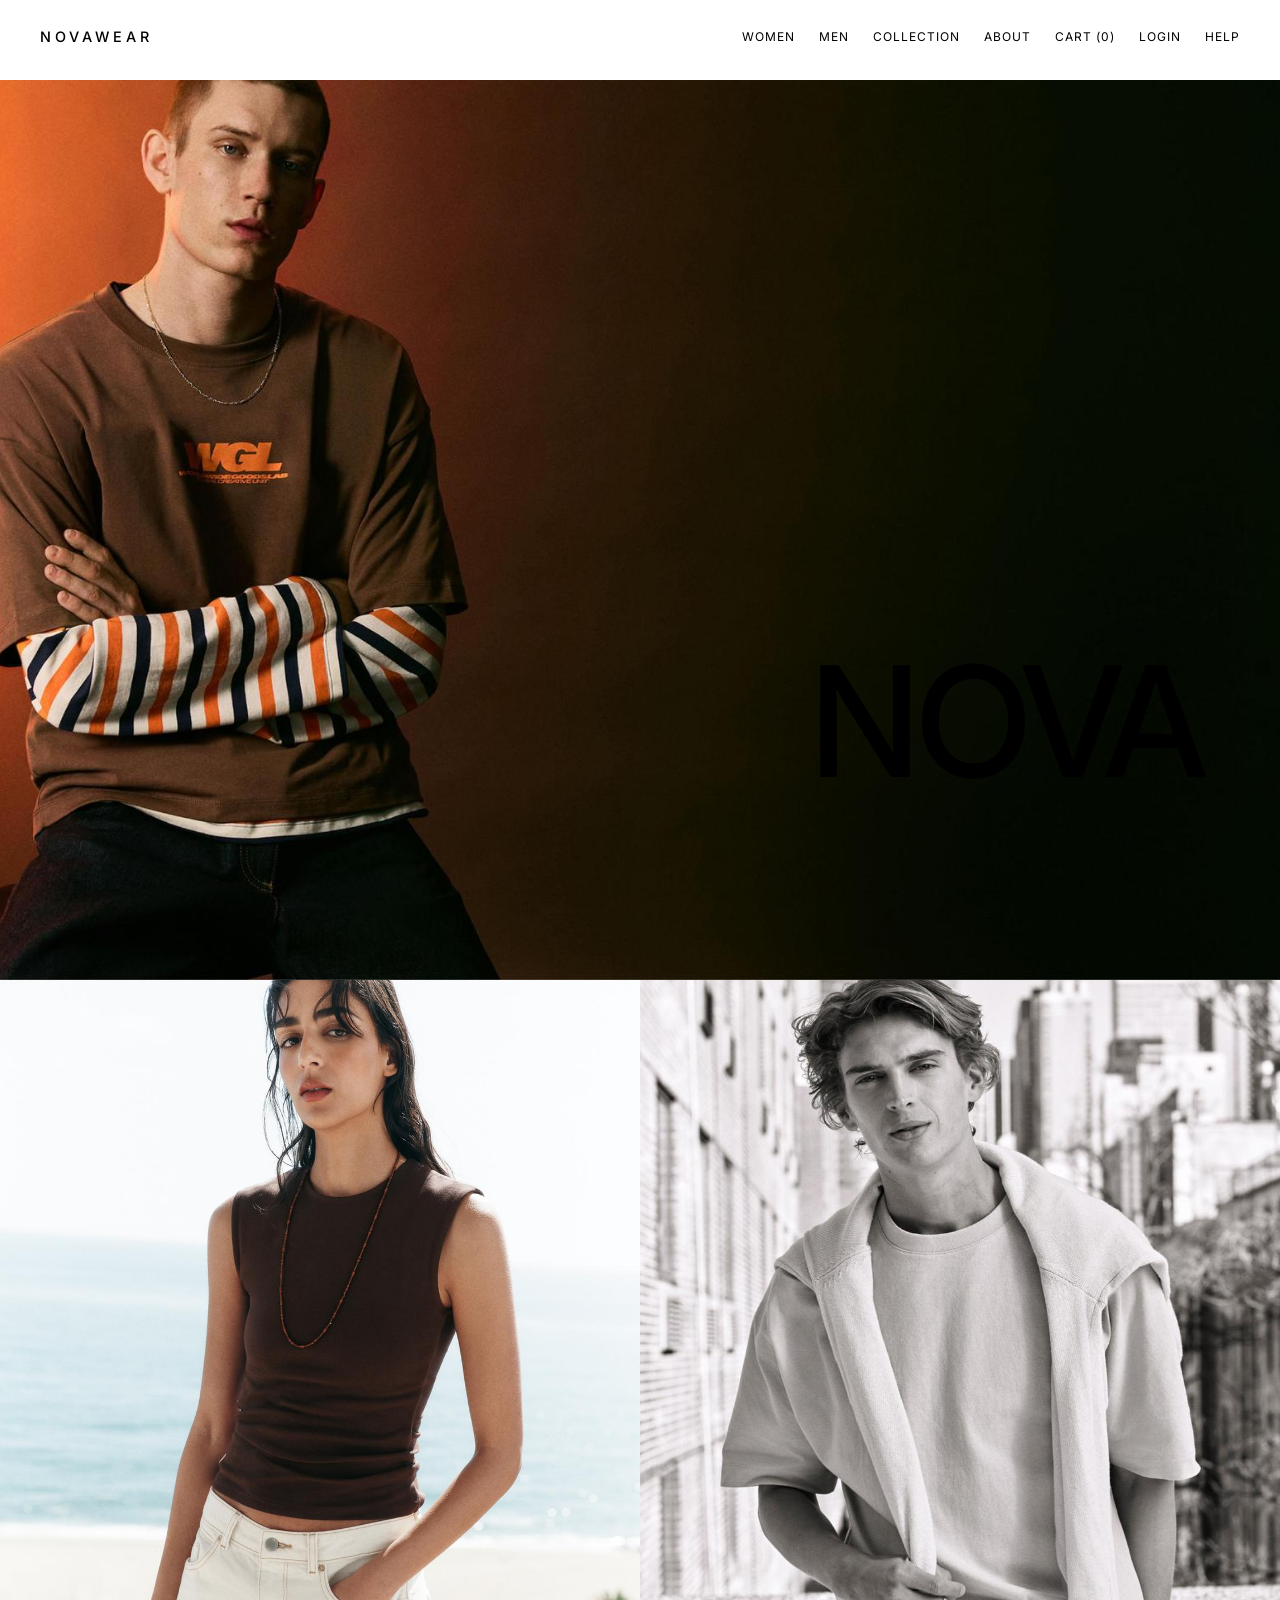
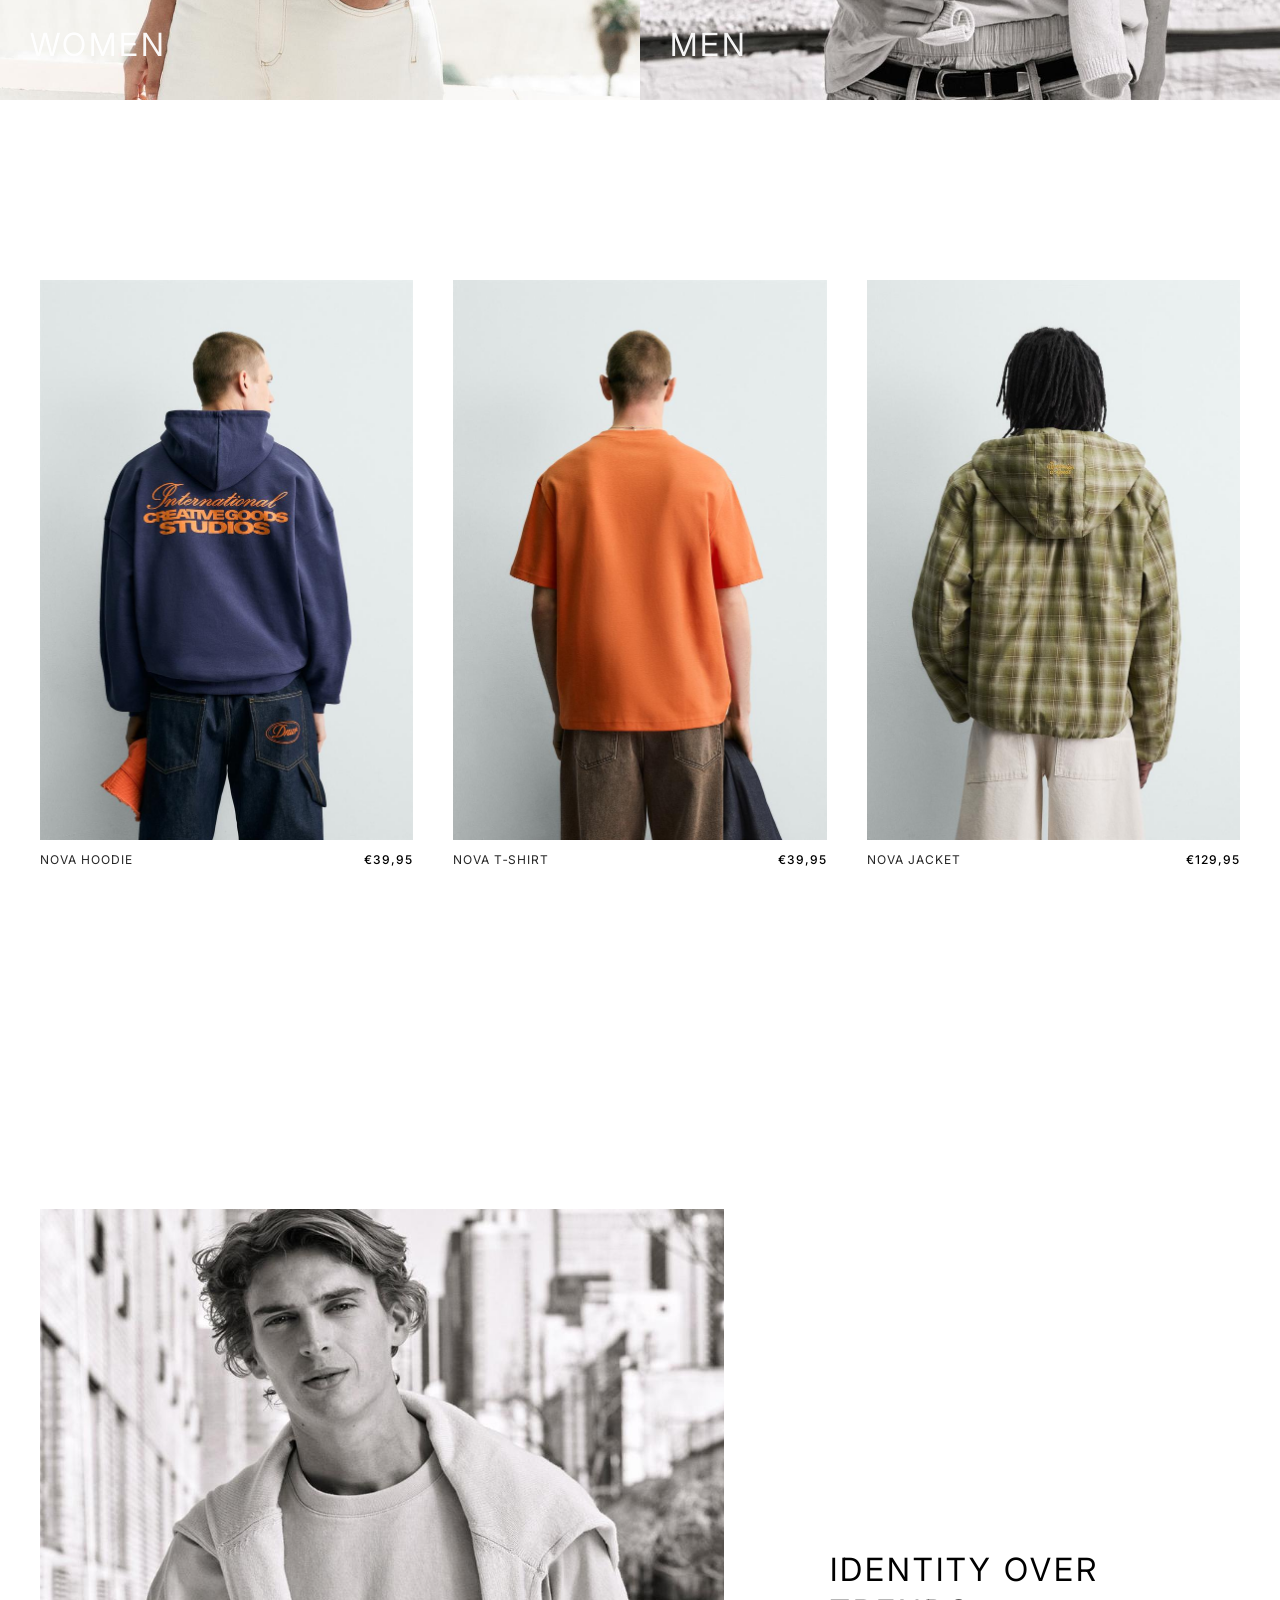
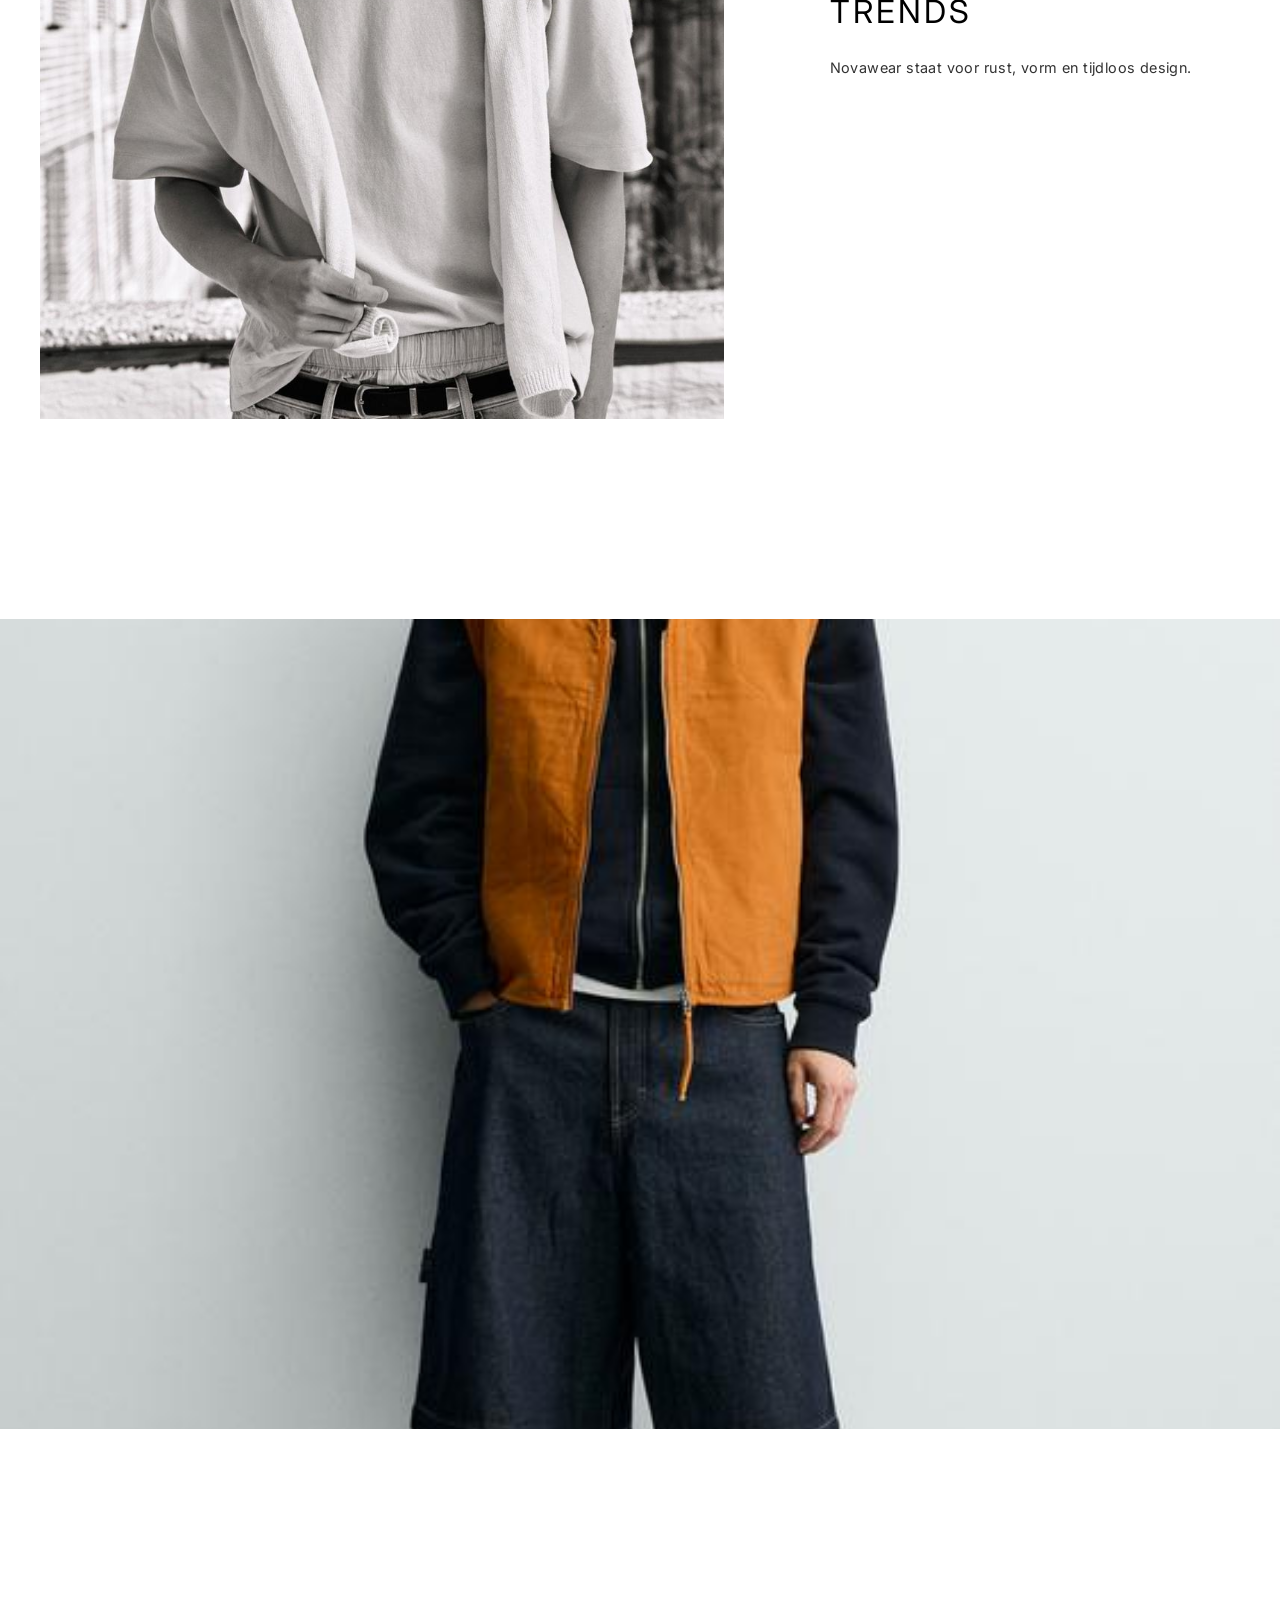
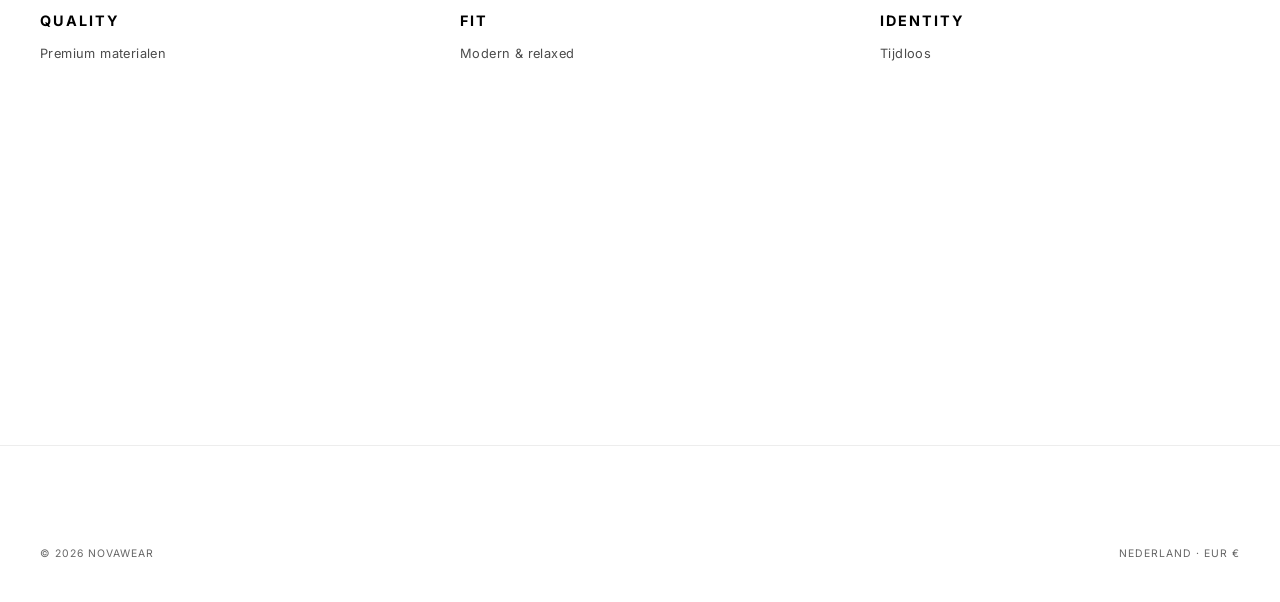
<file: index.html>
<!DOCTYPE html>
<html lang="nl">
<head>
  <meta charset="UTF-8" />
  <meta name="viewport" content="width=device-width, initial-scale=1.0" />
  <title>Novawear</title>

  <!-- GOOGLE FONT -->
  <link href="https://fonts.googleapis.com/css2?family=Inter:wght@300;400;500;600&display=swap" rel="stylesheet" />

  <!-- CSS -->
  <link rel="stylesheet" href="style.css" />
</head>
<body>

<!-- ================= HEADER ================= -->
<header class="header">
  <div class="logo">
    <a href="index.html">NOVAWEAR</a>
  </div>

  <nav class="nav">
    <a href="women.html">WOMEN</a>
    <a href="men.html">MEN</a>
    <a href="collection.html">COLLECTION</a>
    <a href="about.html">ABOUT</a>
    <a href="cart.html">CART (<span id="cartCount">0</span>)</a>

    <a href="login.html" id="loginLink">LOGIN</a>
    <a href="account.html" id="accountLink" style="display:none;">ACCOUNT</a>
    <a href="#" id="logoutBtn" style="display:none;">LOGOUT</a>

    <a href="help.html">HELP</a>
  </nav>
</header>

<!-- ================= HERO ================= -->
<section class="hero-zara">
  <img id="heroImage" src="images/hero foto voor website banner zara.jpg" alt="Novawear hero">
  <div class="hero-brand">
    <span>NOVA</span>
  </div>
</section>

<!-- ================= CATEGORIES ================= -->
<section class="home-categories fade-in">
  <a href="women.html" class="category-card">
    <img src="images/dames foto 1.jpg" alt="Women">
    <span>WOMEN</span>
  </a>

  <a href="men.html" class="category-card">
    <img src="images/zara banner voor novawear 1.jpg" alt="Men">
    <span>MEN</span>
  </a>
</section>

<!-- ================= COLLECTION ================= -->
<section class="collection fade-in">
  <div class="product">
    <img src="images/SWEATSHIRT MET TEKSTEN EN CONTRASTERENDE CAPUCHON  2.jpg" alt="">
    <div class="info"><span>NOVA HOODIE</span><span>€39,95</span></div>
  </div>

  <div class="product">
    <img src="images/T shirt in relaxed fit interlock 2.jpg" alt="">
    <div class="info"><span>NOVA T‑SHIRT</span><span>€39,95</span></div>
  </div>

  <div class="product">
    <img src="images/CAZADORA RUITEN CAPUCHON 2.jpg" alt="">
    <div class="info"><span>NOVA JACKET</span><span>€129,95</span></div>
  </div>
</section>

<!-- ================= EDITORIAL ================= -->
<section class="editorial fade-in">
  <img src="images/zara banner voor novawear 1.jpg" alt="">
  <div class="editorial-text">
    <h2>IDENTITY OVER TRENDS</h2>
    <p>Novawear staat voor rust, vorm en tijdloos design.</p>
  </div>
</section>

<!-- ================= FULL IMAGE ================= -->
<section class="full-image fade-in">
  <img src="images/banner nieuw footer.jpg" alt="">
</section>

<!-- ================= BRAND VALUES ================= -->
<section class="brand-values fade-in">
  <div><h4>QUALITY</h4><p>Premium materialen</p></div>
  <div><h4>FIT</h4><p>Modern & relaxed</p></div>
  <div><h4>IDENTITY</h4><p>Tijdloos</p></div>
</section>

<!-- ================= FOOTER ================= -->
<footer class="footer">
  <div class="footer-bottom">
    <span>© 2026 NOVAWEAR</span>
    <span>NEDERLAND · EUR €</span>
  </div>
</footer>

<script src="script.js"></script>
</body>
</html>
</file>
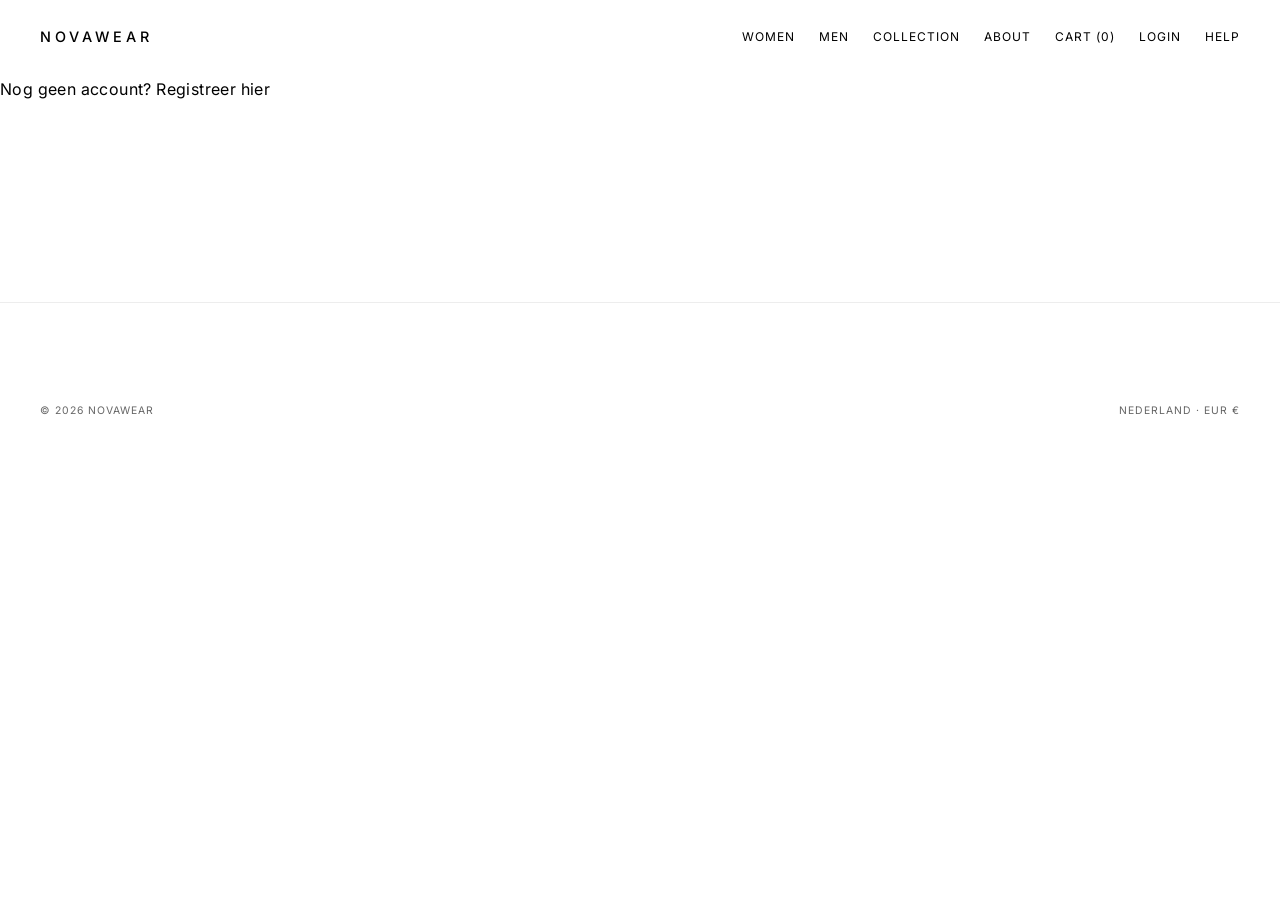
<file: account.html>
<!DOCTYPE html>
<html lang="nl">
<head>
  <meta charset="UTF-8">
  <meta name="viewport" content="width=device-width, initial-scale=1.0">
  <title>Account – Novawear</title>

  <!-- GOOGLE FONT -->
  <link href="https://fonts.googleapis.com/css2?family=Inter:wght@300;400;500;600&display=swap" rel="stylesheet">

  <!-- CSS -->
  <link rel="stylesheet" href="style.css">
</head>
<body>

<!-- HEADER -->
<header class="header">
  <div class="logo">
    <a href="index.html">NOVAWEAR</a>
  </div>

  <nav class="nav">
    <a href="women.html">WOMEN</a>
    <a href="men.html">MEN</a>
    <a href="collection.html">COLLECTION</a>
    <a href="about.html">ABOUT</a>
    <a href="cart.html">CART (<span id="cartCount">0</span>)</a>
    <a href="account.html">ACCOUNT</a>
    <a href="#" id="logoutBtn">LOGOUT</a>
  </nav>
</header>

<!-- ACCOUNT CONTENT -->
<main class="auth-page">
  <h1>MY ACCOUNT</h1>

  <div class="account-box">
    <p><strong>Naam:</strong> <span id="accountName"></span></p>
    <p><strong>E‑mail:</strong> <span id="accountEmail"></span></p>
  </div>
</main>

<!-- FOOTER -->
<footer class="footer">
  <div class="footer-bottom">
    <span>© 2026 NOVAWEAR</span>
    <span>NEDERLAND · EUR €</span>
  </div>
</footer>

<script src="script.js"></script>
</body>
</html>
</file>
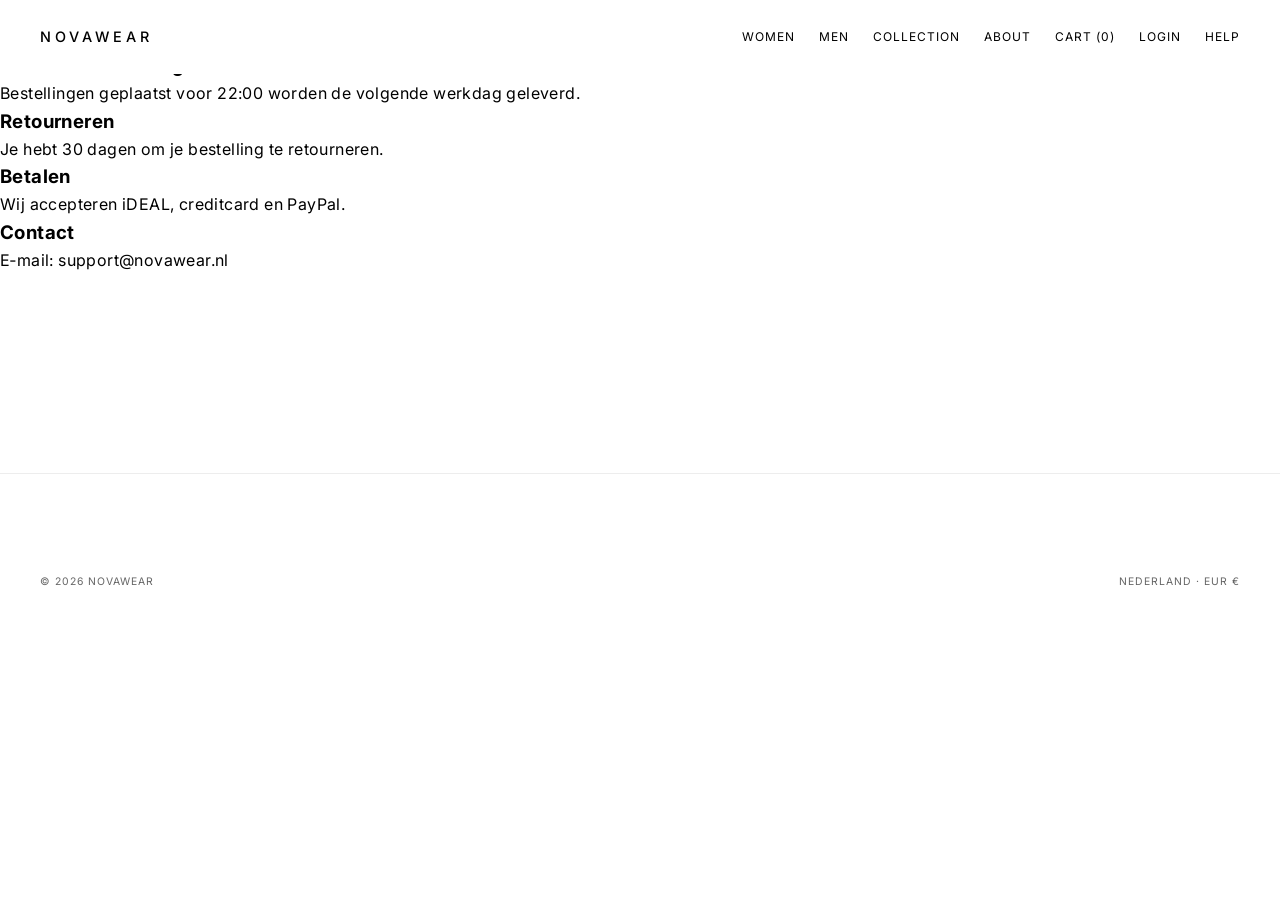
<file: help.html>
<!DOCTYPE html>
<html lang="nl">
<head>
  <meta charset="UTF-8">
  <meta name="viewport" content="width=device-width, initial-scale=1.0">
  <title>Help – Novawear</title>

  <!-- GOOGLE FONT -->
  <link href="https://fonts.googleapis.com/css2?family=Inter:wght@300;400;500;600&display=swap" rel="stylesheet">

  <!-- CSS -->
  <link rel="stylesheet" href="style.css">
</head>
<body>

<!-- HEADER -->
<header class="header">
  <div class="logo">
    <a href="index.html">NOVAWEAR</a>
  </div>

  <nav class="nav">
    <a href="women.html">WOMEN</a>
    <a href="men.html">MEN</a>
    <a href="collection.html">COLLECTION</a>
    <a href="about.html">ABOUT</a>
    <a href="cart.html">CART (<span id="cartCount">0</span>)</a>
    <a href="login.html">LOGIN</a>
    <a href="help.html">HELP</a>
  </nav>
</header>

<!-- HELP CONTENT -->
<main class="help-page">
  <h1>HELP</h1>

  <section class="help-section">
    <h3>Bestellen & levering</h3>
    <p>Bestellingen geplaatst voor 22:00 worden de volgende werkdag geleverd.</p>
  </section>

  <section class="help-section">
    <h3>Retourneren</h3>
    <p>Je hebt 30 dagen om je bestelling te retourneren.</p>
  </section>

  <section class="help-section">
    <h3>Betalen</h3>
    <p>Wij accepteren iDEAL, creditcard en PayPal.</p>
  </section>

  <section class="help-section">
    <h3>Contact</h3>
    <p>E‑mail: support@novawear.nl</p>
  </section>
</main>

<!-- FOOTER -->
<footer class="footer">
  <div class="footer-bottom">
    <span>© 2026 NOVAWEAR</span>
    <span>NEDERLAND · EUR €</span>
  </div>
</footer>

<script src="script.js"></script>
</body>
</html>
</file>
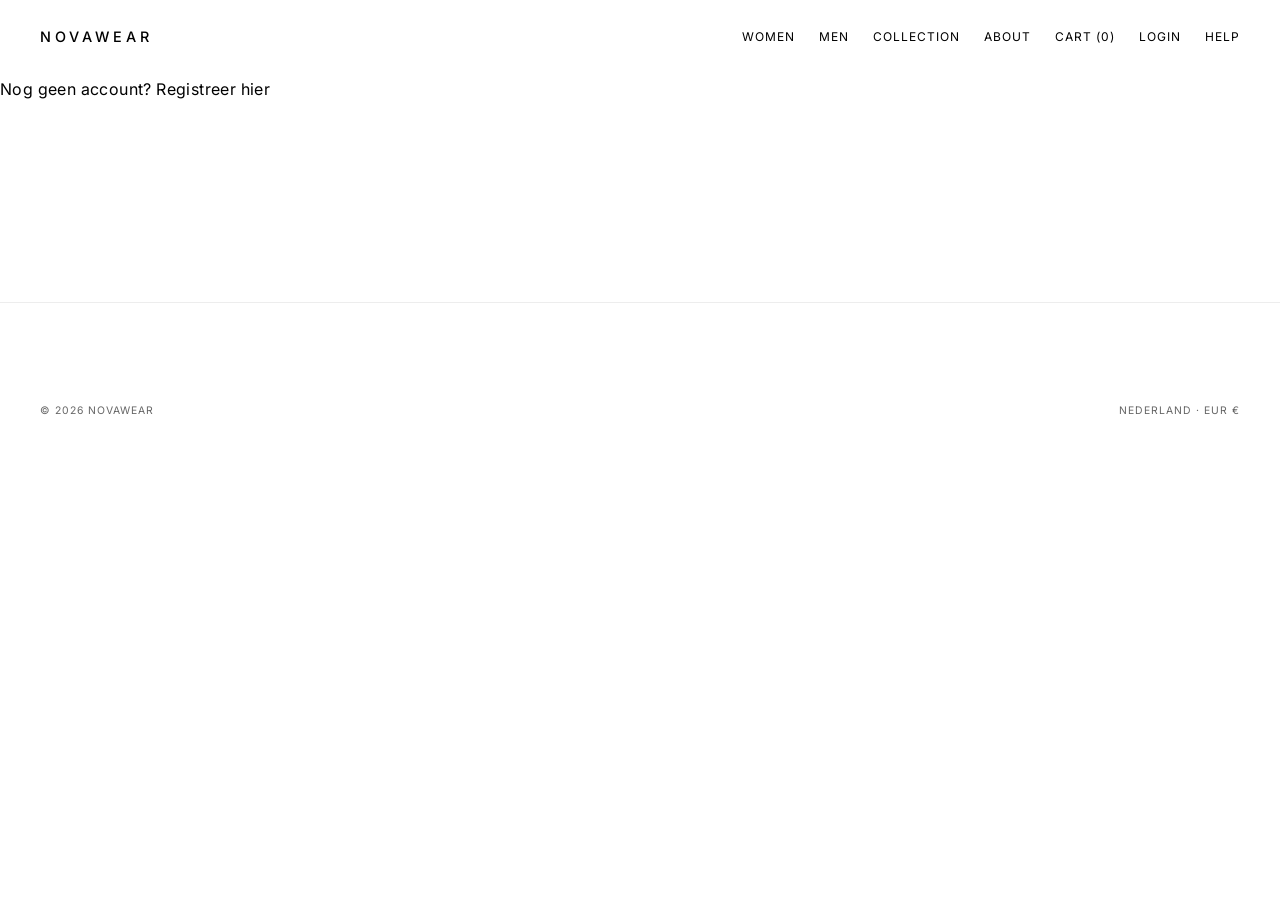
<file: login.html>
<!DOCTYPE html>
<html lang="nl">
<head>
  <meta charset="UTF-8">
  <meta name="viewport" content="width=device-width, initial-scale=1.0">
  <title>Login – Novawear</title>

  <!-- GOOGLE FONT -->
  <link href="https://fonts.googleapis.com/css2?family=Inter:wght@300;400;500;600&display=swap" rel="stylesheet">

  <!-- CSS -->
  <link rel="stylesheet" href="style.css">
</head>
<body>

<!-- HEADER -->
<header class="header">
  <div class="logo">
    <a href="index.html">NOVAWEAR</a>
  </div>

  <nav class="nav">
    <a href="women.html">WOMEN</a>
    <a href="men.html">MEN</a>
    <a href="collection.html">COLLECTION</a>
    <a href="about.html">ABOUT</a>
    <a href="cart.html">CART (<span id="cartCount">0</span>)</a>
    <a href="login.html">LOGIN</a>
    <a href="help.html">HELP</a>
  </nav>
</header>

<!-- LOGIN CONTENT -->
<main class="auth-page">
  <h1>LOGIN</h1>

  <form class="auth-form">
    <label>
      <span>E‑mail</span>
      <input type="email" required>
    </label>

    <label>
      <span>Wachtwoord</span>
      <input type="password" required>
    </label>

    <button type="submit">INLOGGEN</button>

    <!-- ✅ DIT IS DE BELANGRIJKE FIX -->
    <p class="auth-note">
      Nog geen account?
      <a href="register.html">Registreer hier</a>
    </p>
  </form>
</main>

<!-- FOOTER -->
<footer class="footer">
  <div class="footer-bottom">
    <span>© 2026 NOVAWEAR</span>
    <span>NEDERLAND · EUR €</span>
  </div>
</footer>

<!-- JS -->
<script src="script.js"></script>

</body>
</html>
</file>
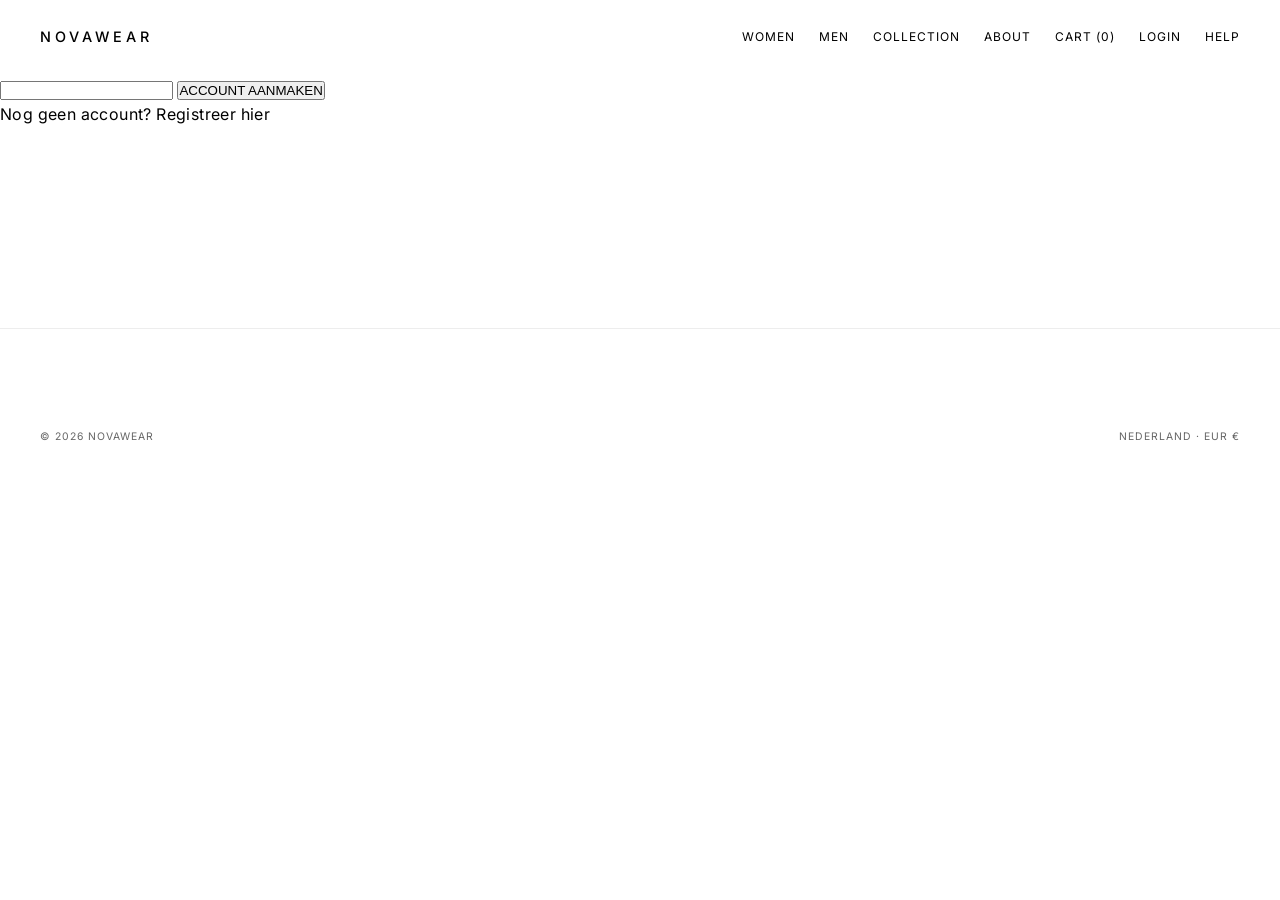
<file: register.html>
<!DOCTYPE html>
<html lang="nl">
<head>
  <meta charset="UTF-8">
  <meta name="viewport" content="width=device-width, initial-scale=1.0">
  <title>Register – Novawear</title>

  <!-- GOOGLE FONT -->
  <link href="https://fonts.googleapis.com/css2?family=Inter:wght@300;400;500;600&display=swap" rel="stylesheet">

  <!-- CSS -->
  <link rel="stylesheet" href="style.css">
</head>
<body>

<!-- HEADER -->
<header class="header">
  <div class="logo">
    <a href="index.html">NOVAWEAR</a>
  </div>

  <nav class="nav">
    <a href="women.html">WOMEN</a>
    <a href="men.html">MEN</a>
    <a href="collection.html">COLLECTION</a>
    <a href="about.html">ABOUT</a>
    <a href="cart.html">CART (<span id="cartCount">0</span>)</a>
    <a href="login.html">LOGIN</a>
    <a href="help.html">HELP</a>
  </nav>
</header>

<!-- REGISTER CONTENT -->
<main class="auth-page">
  <h1>REGISTER</h1>

  <form class="auth-form">

    <label>
      <span>Voornaam</span>
      <input type="text" required>
    </label>

    <label>
      <span>Achternaam</span>
      <input type="text" required>
    </label>

    <label>
      <span>E‑mail</span>
      <input type="email" required>
    </label>

    <label>
      <span>Wachtwoord</span>
      <input type="password" required>
    </label>

    <label>
      <span>Bevestig wachtwoord</span>
      <input type="password" required>
    </label>

    <button type="submit">ACCOUNT AANMAKEN</button>

    <p class="auth-note">
  Nog geen account?
  <a href="register.html">Registreer hier</a>
</p>


  </form>
</main>

<!-- FOOTER -->
<footer class="footer">
  <div class="footer-bottom">
    <span>© 2026 NOVAWEAR</span>
    <span>NEDERLAND · EUR €</span>
  </div>
</footer>

<script src="script.js"></script>
</body>
</html>
</file>
<file: style.css>
/* ==================================================
   RESET & BASE
   ================================================== */

* {
  margin: 0;
  padding: 0;
  box-sizing: border-box;
}

body {
  font-family: 'Inter', sans-serif;
  background: #ffffff;
  color: #000000;
  line-height: 1.6;
  letter-spacing: 0.4px;
}

img {
  width: 100%;
  height: auto;
  display: block;
}

a {
  text-decoration: none;
  color: inherit;
}

/* ==================================================
   HEADER
   ================================================== */

.header {
  position: fixed;
  top: 0;
  width: 100%;
  padding: 24px 40px;
  background: #ffffff;
  display: flex;
  justify-content: space-between;
  align-items: center;
  z-index: 1000;
}

.logo a {
  font-size: 0.9rem;
  letter-spacing: 4px;
  font-weight: 500;
  color: #000;
}

.nav {
  display: flex;
  align-items: center;
  gap: 24px;
}

.nav a {
  font-size: 0.75rem;
  letter-spacing: 1px;
}

/* ==================================================
   HERO
   ================================================== */

.hero-zara {
  position: relative;
  height: 100vh;
  margin-top: 80px;
  overflow: hidden;
}

.hero-zara img {
  width: 100%;
  height: 100%;
  object-fit: cover;
  transition: opacity 1s ease;
}

.hero-brand {
  position: absolute;
  right: 6%;
  bottom: 15%;
}

.hero-brand span {
  font-size: 12vw;
  font-weight: 500;
  letter-spacing: -4px;
  transition: color 0.6s ease;
}

/* ==================================================
   HOME CATEGORIES
   ================================================== */

.home-categories {
  display: grid;
  grid-template-columns: 1fr 1fr;
}

.home-categories a {
  position: relative;
}

.home-categories img {
  height: 80vh;
  object-fit: cover;
}

/* WOMEN – custom focus */
.home-categories a:first-child img {
  object-position: center 5%;
}

/* MEN – default */
.home-categories a:last-child img {
  object-position: center center;
}

.home-categories span {
  position: absolute;
  bottom: 30px;
  left: 30px;
  font-size: 1.7rem;
  font-weight: 400;
  letter-spacing: 2px;
  color: #ffffff;
}

/* ==================================================
   COLLECTION
   ================================================== */

.collection {
  padding: 140px 40px;
  display: grid;
  grid-template-columns: repeat(3, 1fr);
  gap: 40px;
}

.product img {
  margin-bottom: 10px;
}

.info {
  display: flex;
  justify-content: space-between;
  font-size: 0.75rem;
  letter-spacing: 1px;
}

/* ==================================================
   EDITORIAL
   ================================================== */

.editorial {
  padding: 160px 40px;
  display: grid;
  grid-template-columns: 1.2fr 0.8fr;
  gap: 60px;
  align-items: center;
}

.editorial img {
  height: 90vh;
  object-fit: cover;
}

.editorial-text h2 {
  font-size: 2rem;
  font-weight: 400;
  letter-spacing: 3px;
  margin-bottom: 20px;
}

.editorial-text p {
  font-size: 0.9rem;
  max-width: 420px;
  opacity: 0.8;
}

/* ==================================================
   FULL IMAGE
   ================================================== */

.full-image img {
  height: 90vh;
  object-fit: cover;
}

/* ==================================================
   BRAND VALUES
   ================================================== */

.brand-values {
  padding: 140px 40px;
  display: grid;
  grid-template-columns: repeat(3, 1fr);
  gap: 60px;
}

.brand-values h4 {
  font-size: 0.9rem;
  letter-spacing: 2px;
  margin-bottom: 12px;
}

.brand-values p {
  font-size: 0.8rem;
  opacity: 0.7;
}

/* ==================================================
   FOOTER
   ================================================== */

.footer {
  padding: 100px 40px 40px;
  border-top: 1px solid #ededed;
}

.footer-inner {
  display: grid;
  grid-template-columns: repeat(3, 1fr);
  gap: 60px;
  margin-bottom: 60px;
}

.footer-col h4 {
  font-size: 0.75rem;
  letter-spacing: 1px;
  margin-bottom: 16px;
}

.footer-col a {
  display: block;
  font-size: 0.75rem;
  margin-bottom: 10px;
  opacity: 0.7;
}

.footer-col a:hover {
  opacity: 1;
}

.footer-bottom {
  display: flex;
  justify-content: space-between;
  font-size: 0.65rem;
  letter-spacing: 1px;
  opacity: 0.6;
}

/* ==================================================
   SCROLL FADE ANIMATIONS
   ================================================== */

.fade-in {
  opacity: 0;
  transform: translateY(30px);
  transition: opacity 0.9s ease, transform 0.9s ease;
}

.fade-in.visible {
  opacity: 1;
  transform: translateY(0);
}

/* ==================================================
   RESPONSIVE
   ================================================== */

@media (max-width: 1000px) {
  .home-categories,
  .collection,
  .editorial,
  .brand-values {
    grid-template-columns: 1fr;
  }

  .hero-brand span {
    font-size: 22vw;
  }
}
/* =========================================
   VISUAL POLISH – EDITORIAL FEEL
   ========================================= */

/* ----- Algemene spacing verfijning ----- */
.collection,
.editorial,
.brand-values,
.footer {
  position: relative;
}

.collection {
  padding-top: 180px;
}

.editorial {
  padding-top: 200px;
  padding-bottom: 200px;
}

.brand-values {
  padding-top: 180px;
  padding-bottom: 180px;
}

/* =========================================
   IMAGE INTERACTION (ZEER SUBTIEL)
   ========================================= */

.product img,
.home-categories img,
.editorial img,
.full-image img {
  transition: transform 0.8s ease;
}

/* Hover effect alleen op desktop */
@media (hover: hover) {
  .product:hover img {
    transform: scale(1.03);
  }

  .home-categories a:hover img {
    transform: scale(1.02);
  }
}

/* =========================================
   CATEGORY TEXT – MEER EDITORIAL
   ========================================= */

.home-categories span {
  font-size: 2rem;
  letter-spacing: 3px;
  font-weight: 400;
  text-transform: uppercase;
  opacity: 0.95;
}

/* =========================================
   PRODUCT INFO – MEER LUXE
   ========================================= */

.info {
  margin-top: 6px;
}

.info span:first-child {
  opacity: 0.85;
}

.info span:last-child {
  font-weight: 500;
}

/* =========================================
   EDITORIAL TEKST – MEER LUCHT
   ========================================= */

.editorial-text {
  padding-left: 10%;
}

.editorial-text h2 {
  line-height: 1.3;
}

.editorial-text p {
  margin-top: 24px;
}

/* =========================================
   HERO – IETS MEER PRESENCE
   ========================================= */

.hero-brand span {
  text-transform: uppercase;
  opacity: 0.95;
}

/* =========================================
   BRAND VALUES – HELDERDER STRUCTUUR
   ========================================= */

.brand-values div {
  padding-right: 10%;
}

/* =========================================
   FOOTER – MEER RUST
   ========================================= */

.footer {
  margin-top: 200px;
}

.footer-col a {
  letter-spacing: 0.5px;
}

/* =========================================
   RESPONSIVE VERFIJNING
   ========================================= */

@media (max-width: 900px) {
  .editorial-text {
    padding-left: 0;
  }

  .home-categories span {
    font-size: 1.5rem;
  }
}
/* ======================================
   WOMEN / MEN PAGES – EDITORIAL STYLE
   ====================================== */

/* Hero */
.section-hero {
  position: relative;
  height: 100vh;
  margin-top: 80px;
}

.section-hero img {
  width: 100%;
  height: 100%;
  object-fit: cover;
}

.section-hero-text {
  position: absolute;
  bottom: 12%;
  left: 6%;
}

.section-hero-text h1 {
  font-size: 4rem;
  font-weight: 400;
  letter-spacing: 6px;
}

.section-hero-text p {
  margin-top: 10px;
  font-size: 0.85rem;
  opacity: 0.8;
}

/* Editorial block */
.page-editorial {
  display: grid;
  grid-template-columns: 1fr 1fr;
  gap: 80px;
  padding: 200px 40px;
  align-items: center;
}

.page-editorial.reverse {
  grid-template-columns: 1fr 1fr;
}

.page-editorial.reverse img {
  order: -1;
}

.page-text h2 {
  font-size: 1.8rem;
  font-weight: 400;
  letter-spacing: 3px;
  margin-bottom: 20px;
}

.page-text p {
  font-size: 0.9rem;
  max-width: 420px;
  opacity: 0.75;
}

/* Responsive */
@media (max-width: 1000px) {
  .section-hero-text h1 {
    font-size: 3rem;
  }

  .page-editorial {
    grid-template-columns: 1fr;
    padding: 140px 40px;
  }
}
</file>
